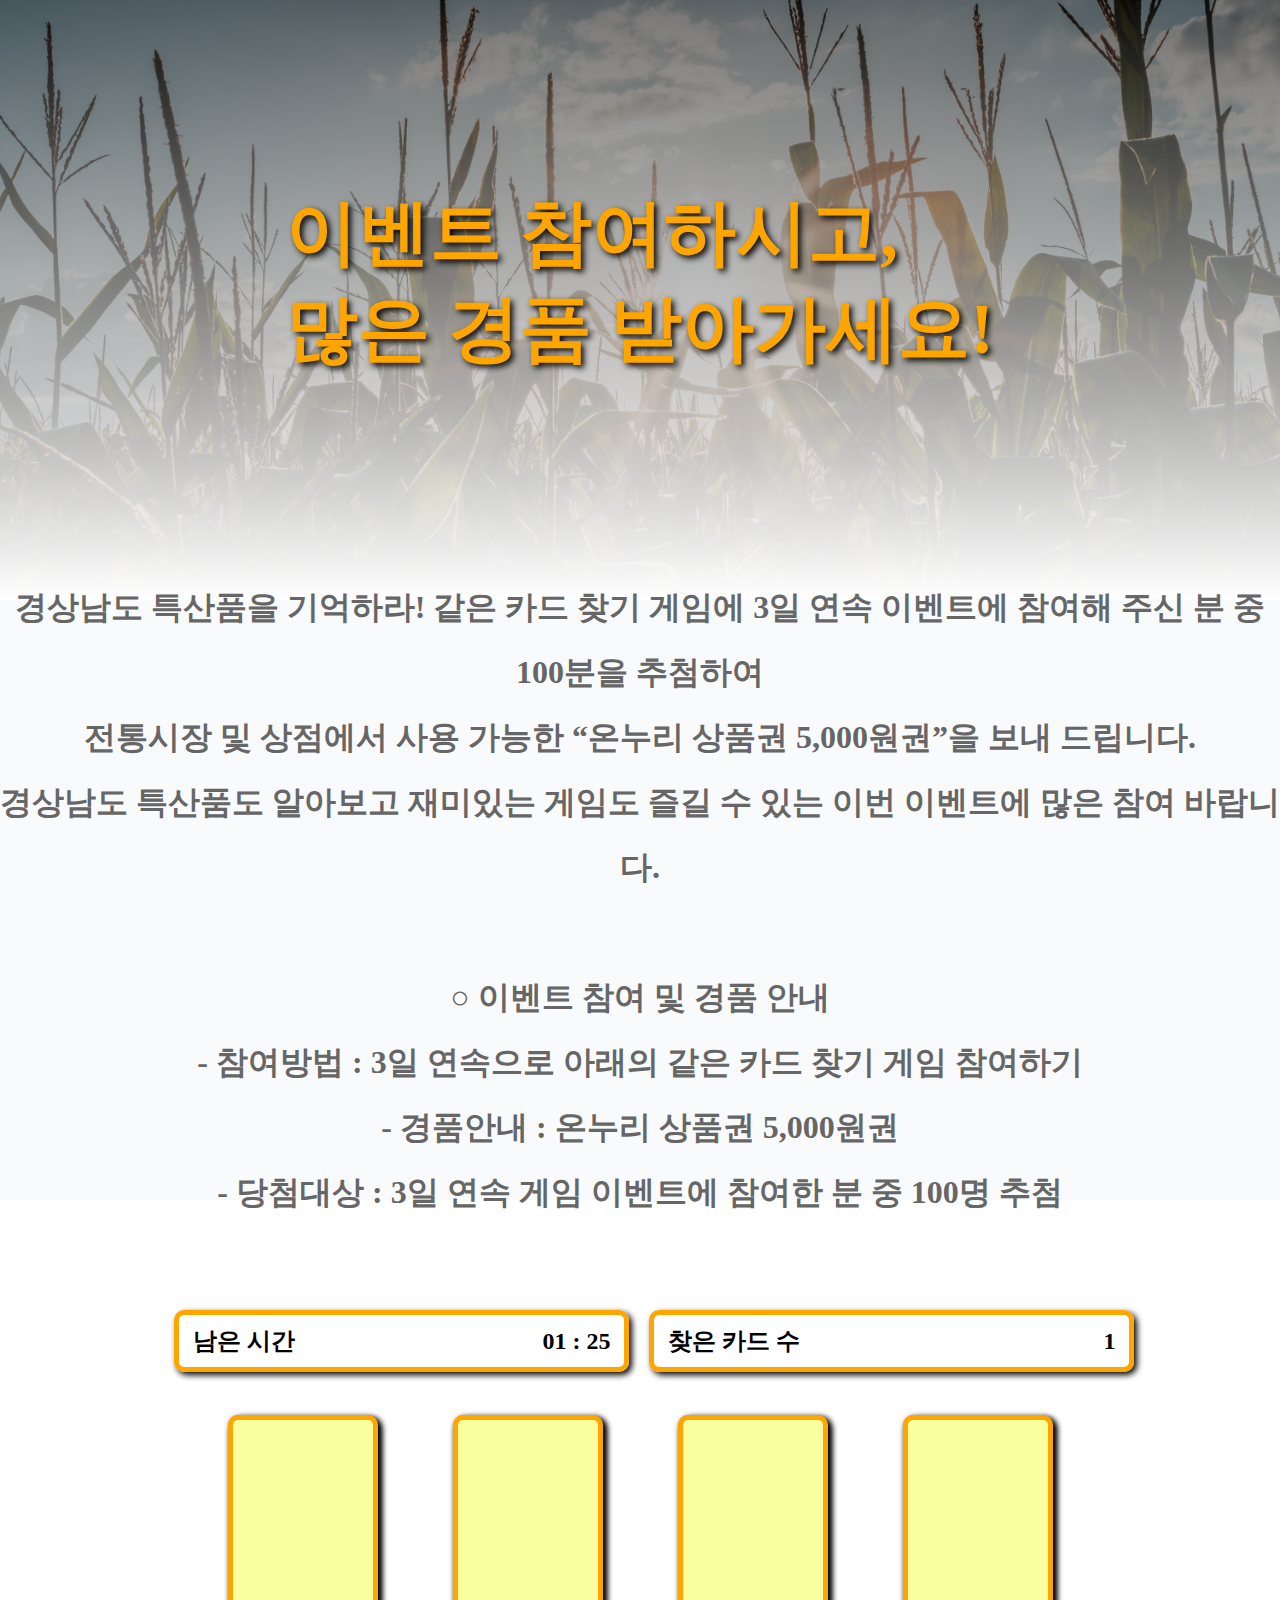
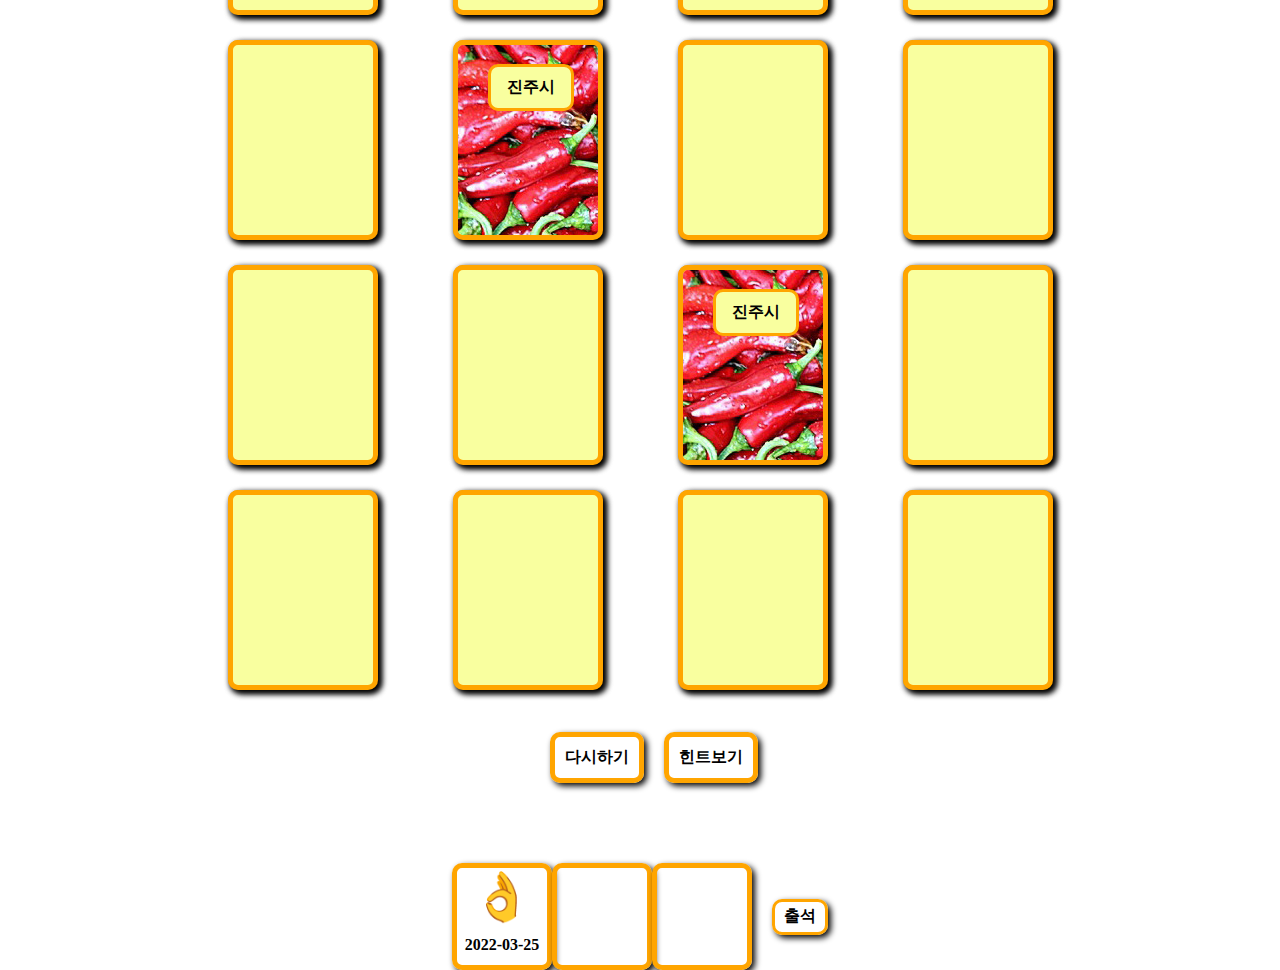
<file: A-module/event.html>
<!DOCTYPE html>
<html lang="en">
<head>
    <meta charset="UTF-8">
    <meta http-equiv="X-UA-Compatible" content="IE=edge">
    <meta name="viewport" content="width=device-width, initial-scale=1.0">
    <title>이벤트</title>
    <link rel="stylesheet" href="./css/event.css">
</head>
<body>
    <!-- 이벤트 안내 이미지 -->
    <section class="sec1">
        <span>이벤트 참여하시고,<br>많은 경품 받아가세요!</span>
    </section>

    <!-- 이벤트 안내 섹션 -->
    <section class="sec2">
        <span>경상남도 특산품을 기억하라!
            같은 카드 찾기 게임에 3일 연속 이벤트에 참여해 주신 분 중 100분을 추첨하여 <br>
            전통시장 및 상점에서 사용 가능한 “온누리 상품권 5,000원권”을 보내 드립니다. <br>
            경상남도 특산품도 알아보고 재미있는 게임도 즐길 수 있는 이번 이벤트에 많은 참여 바랍니다. <br><br>
            ○ 이벤트 참여 및 경품 안내<br>
            - 참여방법 : 3일 연속으로 아래의 같은 카드 찾기 게임 참여하기 <br>
            - 경품안내 : 온누리 상품권 5,000원권 <br>
            - 당첨대상 : 3일 연속 게임 이벤트에 참여한 분 중 100명 추첨</span>
    </section>

    <!-- 카드게임, 출석체크 섹션 -->
    <section class="sec3">
        <div class="gameBtn">
            <div class="top">
                <div class="time">
                    <label for="time">남은 시간</label>
                    <input readonly value="01 : 25" type="text" id="time">
                </div>
                <div class="card_count">
                    <label for="card_count">찾은 카드 수</label>
                    <input readonly value="1" type="text" id="card_count">
                </div>
            </div>
        </div>
        <div class="card">
            <ul class="span">
                <li>
                    <span></span>
                    <span></span>
                </li>
                <li>
                    <span></span>
                    <span></span>
                </li>
                <li>
                    <span></span>
                    <span></span>
                </li>
                <li>
                    <span></span>
                    <span></span>
                </li>
                <li>
                    <span></span>
                    <span></span>
                </li>
                <li>
                    <span></span>
                    <span>
                        <img src="./img/특산품/진주시_고추.jpg" alt="진주시_고추">
                        <span>진주시</span>
                    </span>
                </li>
                <li>
                    <span></span>
                    <span></span>
                </li>
                <li>
                    <span></span>
                    <span></span>
                </li>
                <li>
                    <span></span>
                    <span></span>
                </li>
                <li>
                    <span></span>
                    <span></span>
                </li>
                <li>
                    <span></span>
                    <span>
                        <img src="./img/특산품/진주시_고추.jpg" alt="진주시_고추">
                        <span>진주시</span>
                    </span>
                </li>
                <li>
                    <span></span>
                    <span></span>
                </li>
                <li>
                    <span></span>
                    <span></span>
                </li>
                <li>
                    <span></span>
                    <span></span>
                </li>
                <li>
                    <span></span>
                    <span></span>
                </li>
                <li>
                    <span></span>
                    <span></span>
                </li>
            </ul>
        </div>
        <div class="gameBtn">
            <div class="bottom">
                <button>다시하기</button>
                <button>힌트보기</button>
            </div>
        </div>
        <div class="daily">
            <ul>
                <li>
                    <span>👌</span>
                    <span>2022-03-25</span>
                </li>
                <li></li>
                <li></li>
            </ul>
            <button>출석</button>
        </div>
    </section>
</body>
</html>
</file>
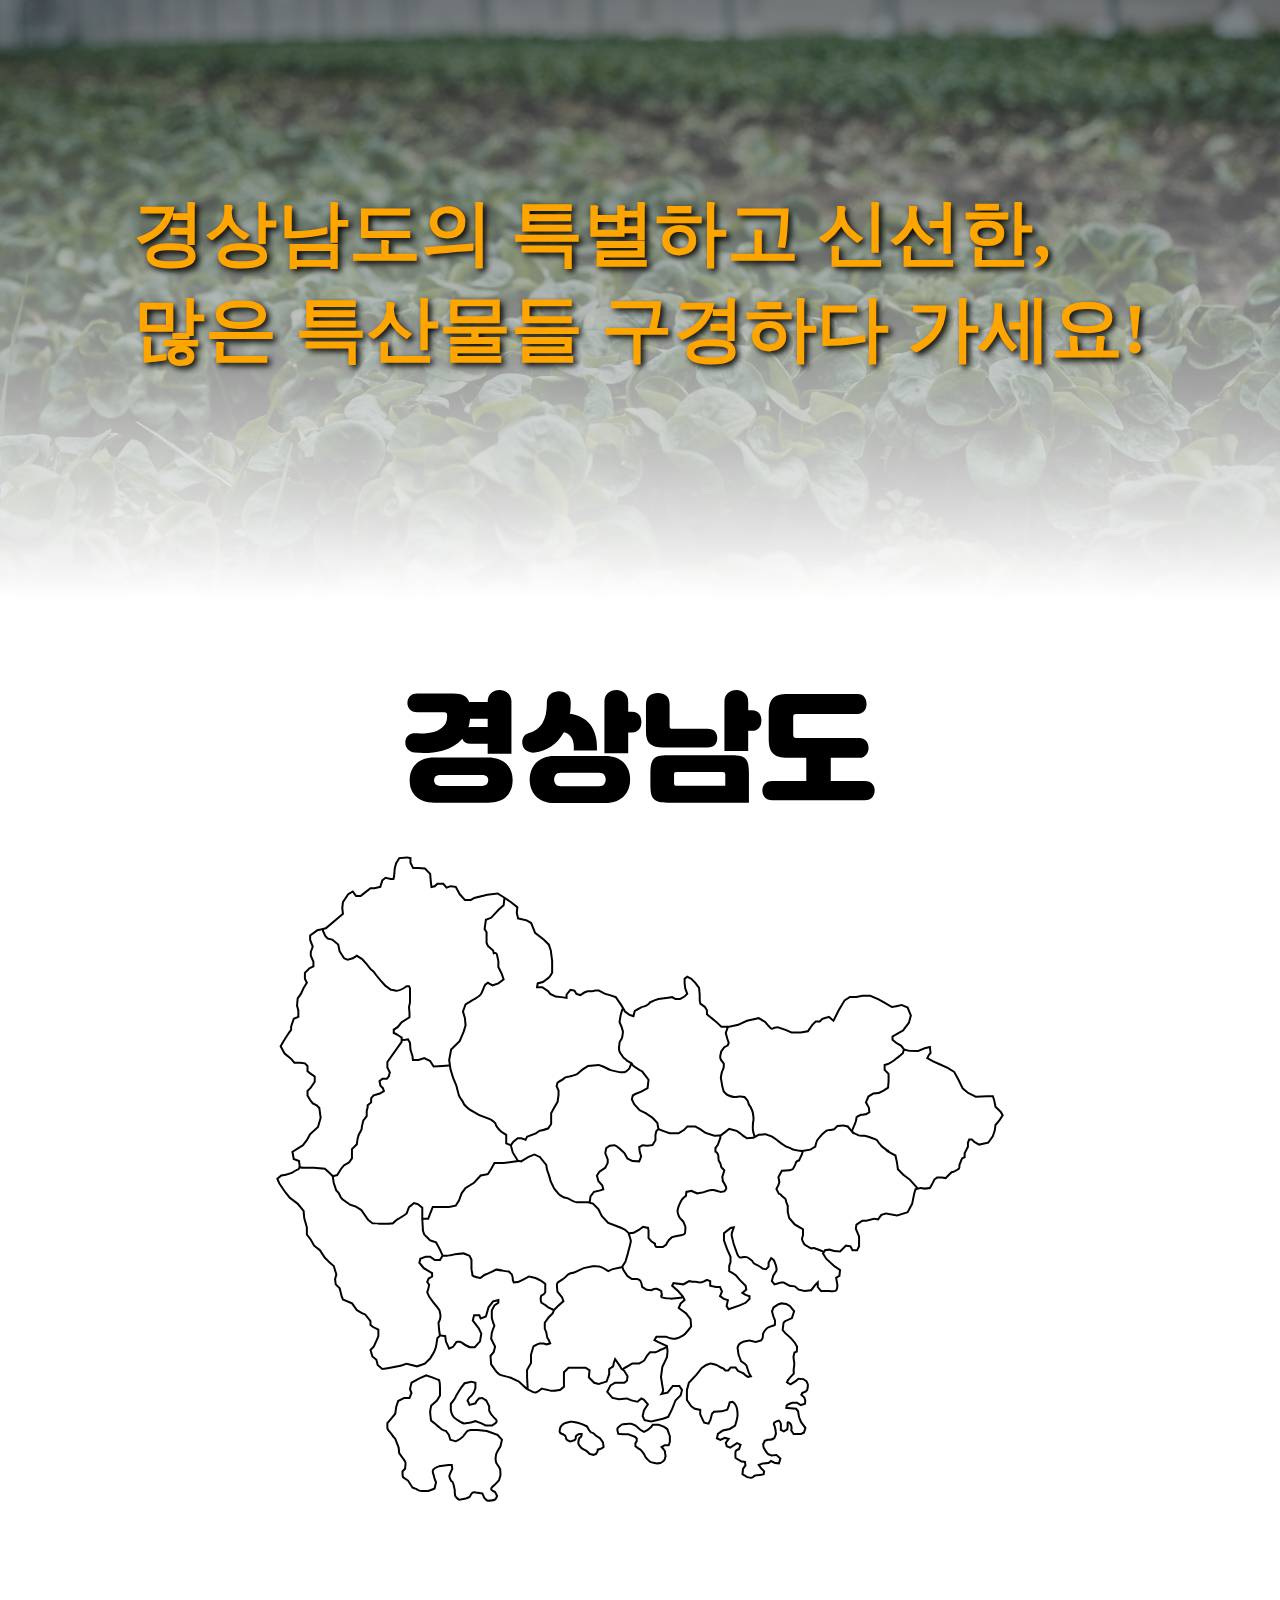
<file: A-module/Information.html>
<!DOCTYPE html>
<html lang="en">
<head>
    <meta charset="UTF-8">
    <meta http-equiv="X-UA-Compatible" content="IE=edge">
    <meta name="viewport" content="width=device-width, initial-scale=1.0">
    <title>특산품 안내</title>
    <link rel="stylesheet" href="./css/Information.css">
</head>
<body>
    <!-- 특산물 안내 이미지 -->
    <section class="sec1">
        <span>경상남도의 특별하고 신선한,<br>많은 특산물들 구경하다 가세요!</span>
    </section>

    <!-- SVG -->
    <section class="sec2">
        <img src="./img/경상남도A.svg" alt="svg">
    </section>
</body>
</html>
</file>
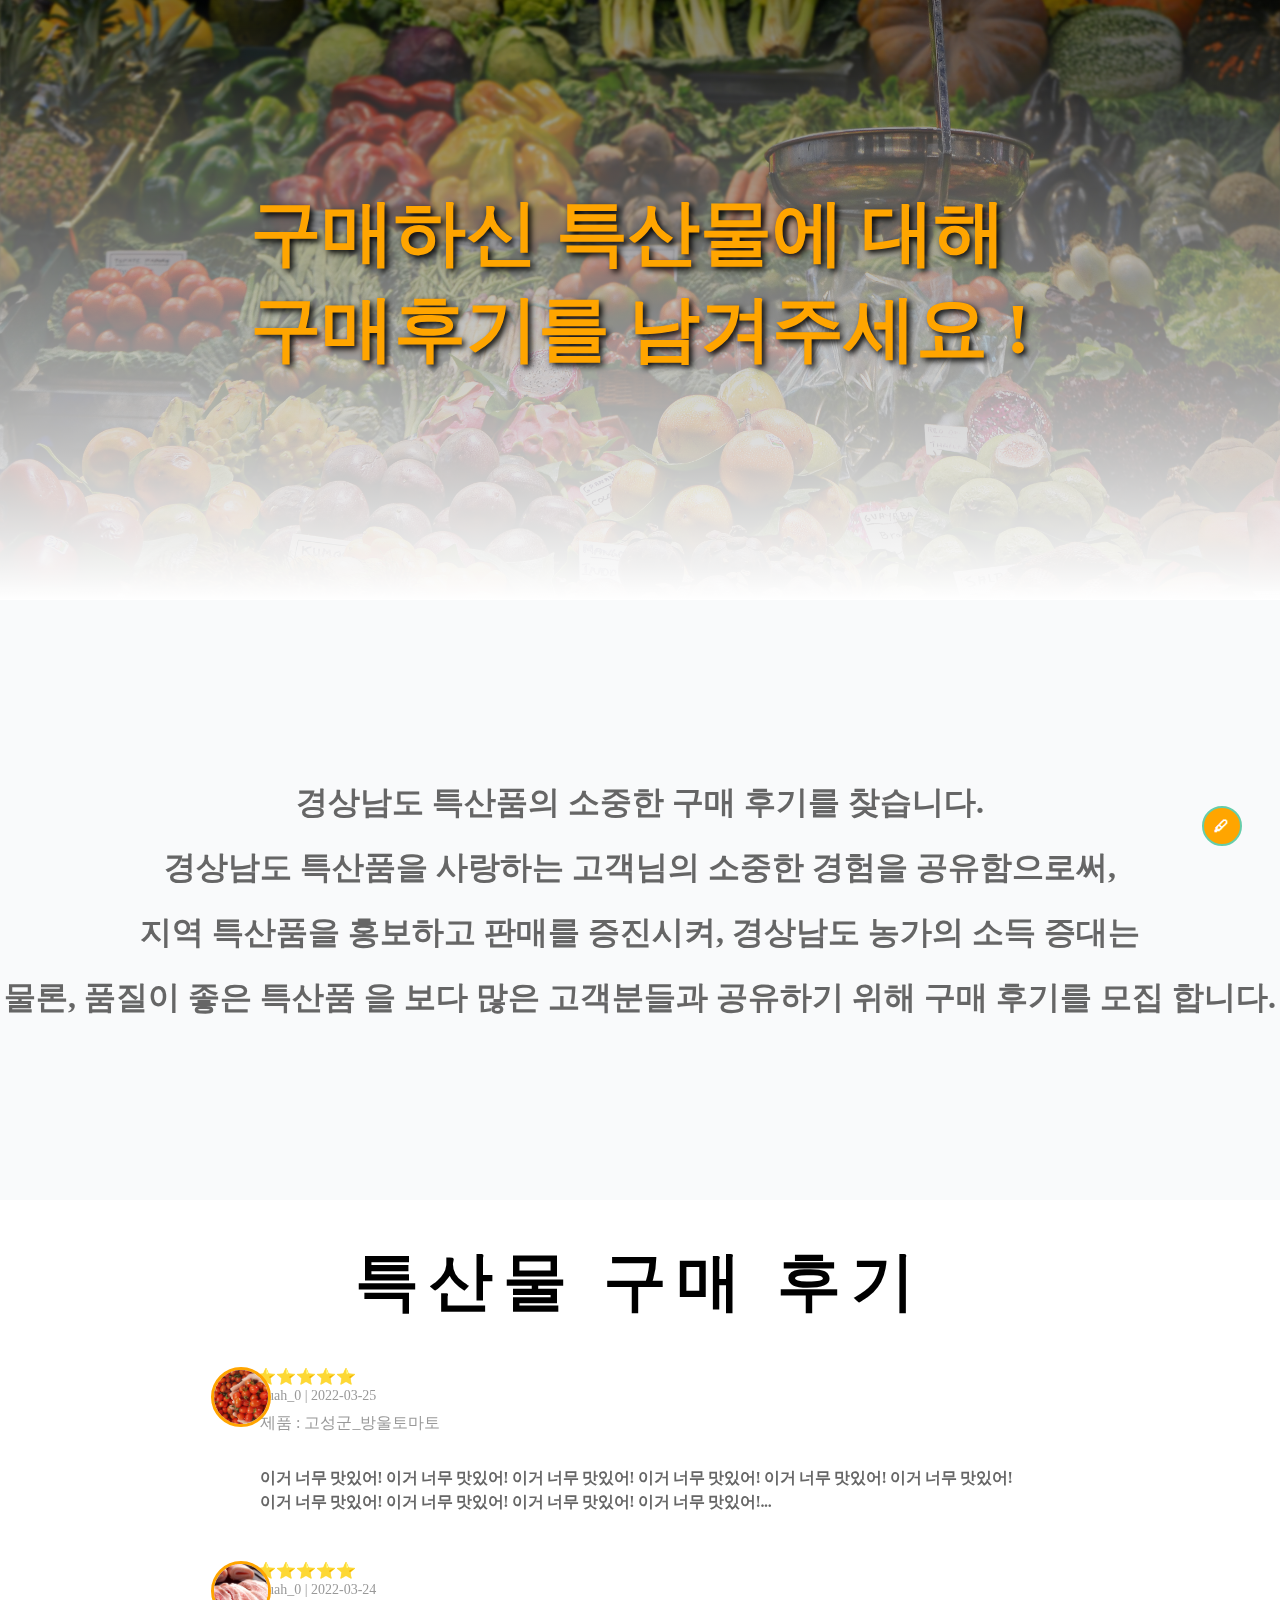
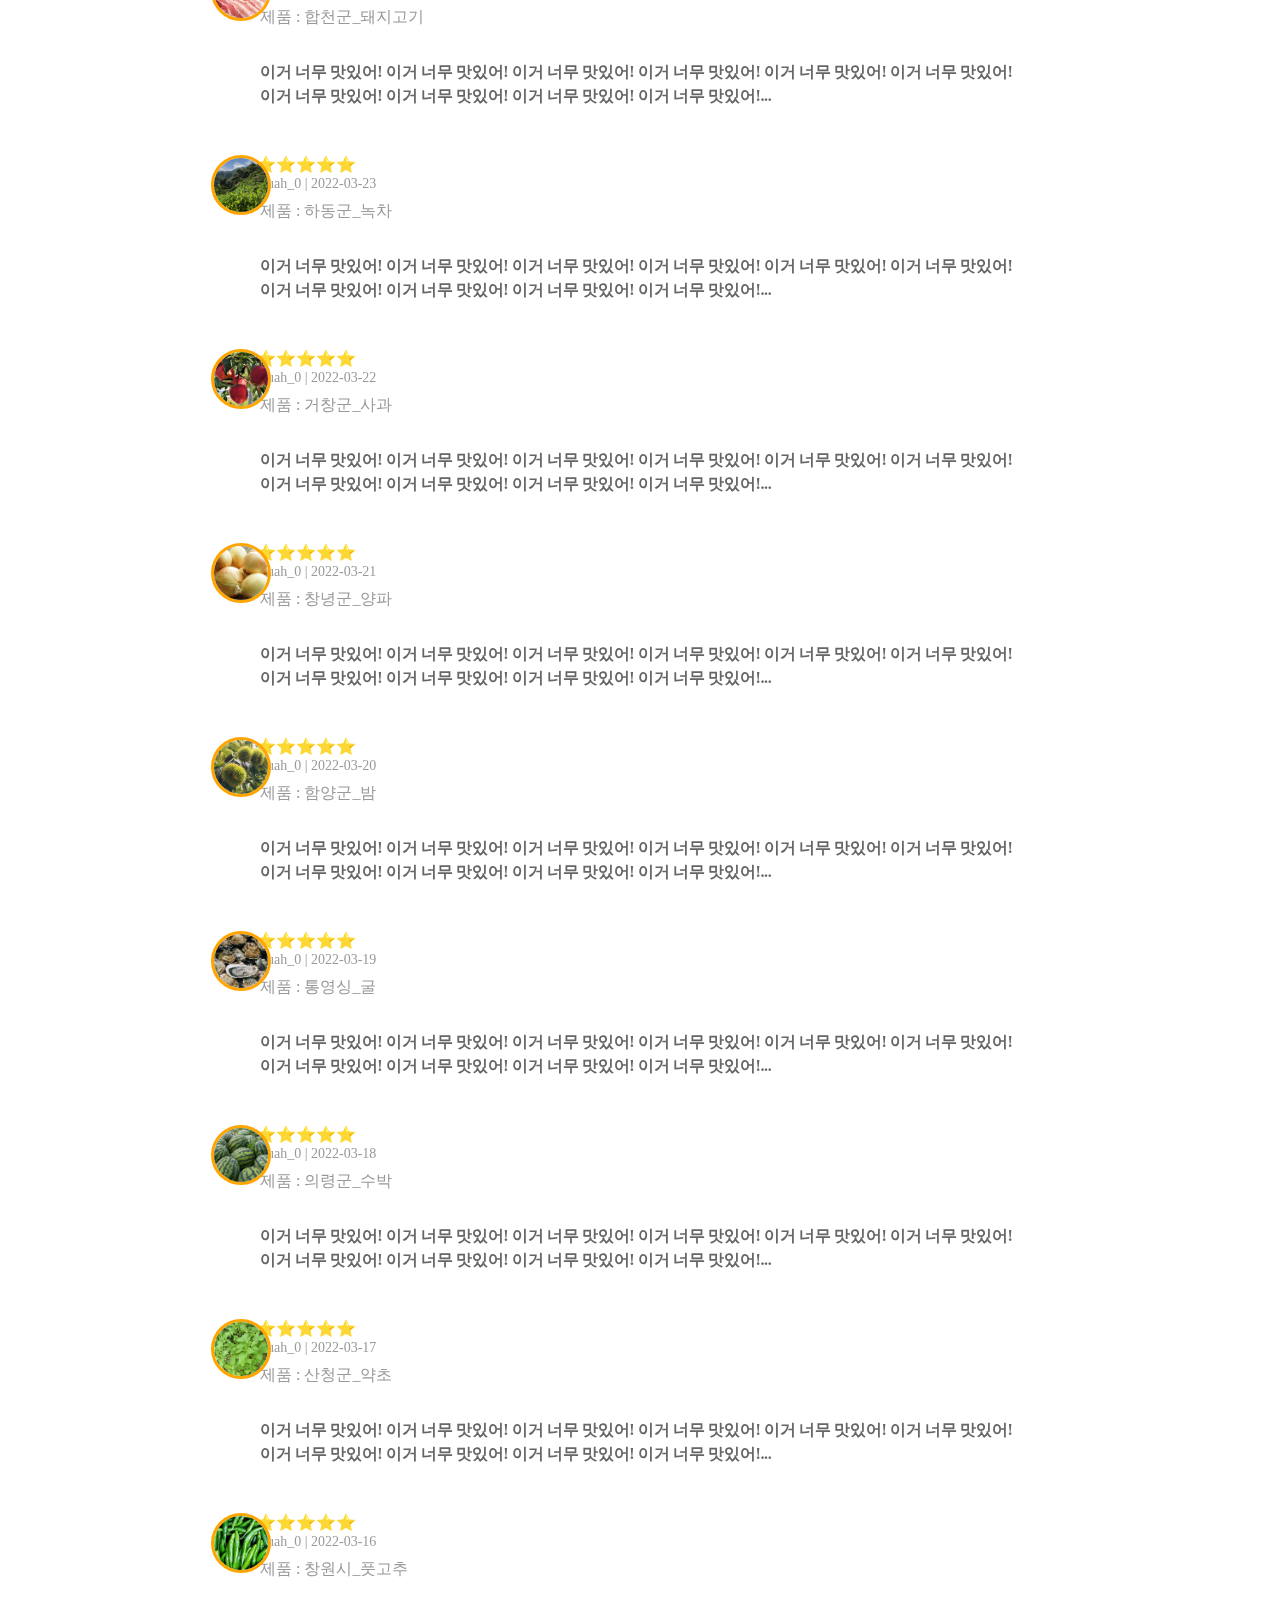
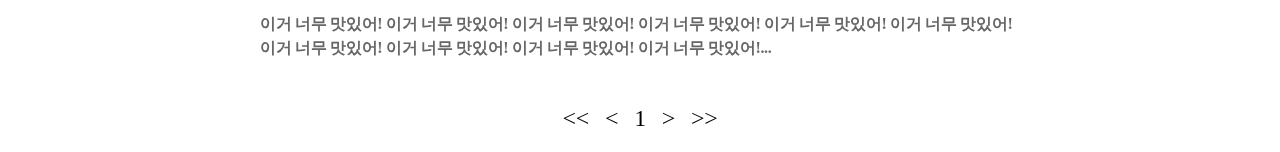
<file: A-module/review.html>
<!DOCTYPE html>
<html lang="en">
<head>
    <meta charset="UTF-8">
    <meta http-equiv="X-UA-Compatible" content="IE=edge">
    <meta name="viewport" content="width=device-width, initial-scale=1.0">
    <title>구매후기</title>
    <link rel="stylesheet" href="./css/review.css">
</head>
<body>
    <!-- 구매후기 작성 메뉴바 -->
    <div class="menuBar">
        <input type="checkbox" id="menuBtn">
        <label for="menuBtn">🖊</label>
    </div>

    <!-- 구매후기 안내 이미지 -->
    <section class="sec1">
        <span>구매하신 특산물에 대해 <br> 구매후기를 남겨주세요 !</span>
    </section>

    <!-- 구매후기 안내 섹션-->
    <section class="sec2">
        <span>경상남도 특산품의 소중한 구매 후기를 찾습니다. <br>
            경상남도 특산품을 사랑하는 고객님의 소중한 경험을 공유함으로써, <br>
            지역 특산품을 홍보하고 판매를 증진시켜, 경상남도 농가의 소득 증대는 <br>
            물론, 품질이 좋은 특산품 을 보다 많은 고객분들과 공유하기 위해 구매 후기를 모집 합니다.</span>
    </section>

    <!-- 구매후기 목록 섹션 -->
    <section class="sec3">
        <div class="header">
            <h1>특산물 구매 후기</h1>
        </div>
        <div class="sec3_center">
            <div class="sec3_content">
                <div class="sec3_cover">
                    <img src="./img/특산품/고성군_방울토마토.jpg" alt="고성군_방울토마토">
                    <div class="sec3_body">
                        <div class="star">
                            <ul class="stars">
                                <li>⭐️</li>
                                <li>⭐️</li>
                                <li>⭐️</li>
                                <li>⭐️</li>
                                <li>⭐️</li>
                            </ul>
                        </div>
                        <div class="buy_top">
                            <span class="contents">kuah_0 | 2022-03-25</span>
                            <div class="buy">제품 : 고성군_방울토마토</div>
                        </div>
                    </div>
                </div>
                <div class="review_body">이거 너무 맛있어! 이거 너무 맛있어! 이거 너무 맛있어! 이거 너무 맛있어! 이거 너무 맛있어! 이거 너무 맛있어! 이거 너무 맛있어! 이거 너무 맛있어! 이거 너무 맛있어! 이거 너무 맛있어!...</div>
            </div>
        </div>
        <div class="sec3_center">
            <div class="sec3_content">
                <div class="sec3_cover">
                    <img src="./img/특산품/합천군_돼지고기.jpg" alt="합천군_돼지고기">
                    <div class="sec3_body">
                        <div class="star">
                            <ul class="stars">
                                <li>⭐️</li>
                                <li>⭐️</li>
                                <li>⭐️</li>
                                <li>⭐️</li>
                                <li>⭐️</li>
                            </ul>
                        </div>
                        <div class="buy_top">
                            <span class="contents">kuah_0 | 2022-03-24</span>
                            <div class="buy">제품 : 합천군_돼지고기</div>
                        </div>
                    </div>
                </div>
                <div class="review_body">이거 너무 맛있어! 이거 너무 맛있어! 이거 너무 맛있어! 이거 너무 맛있어! 이거 너무 맛있어! 이거 너무 맛있어! 이거 너무 맛있어! 이거 너무 맛있어! 이거 너무 맛있어! 이거 너무 맛있어!...</div>
            </div>
        </div>
        <div class="sec3_center">
            <div class="sec3_content">
                <div class="sec3_cover">
                    <img src="./img/특산품/하동군_녹차.jpg" alt="하동군_녹차">
                    <div class="sec3_body">
                        <div class="star">
                            <ul class="stars">
                                <li>⭐️</li>
                                <li>⭐️</li>
                                <li>⭐️</li>
                                <li>⭐️</li>
                                <li>⭐️</li>
                            </ul>
                        </div>
                        <div class="buy_top">
                            <span class="contents">kuah_0 | 2022-03-23</span>
                            <div class="buy">제품 : 하동군_녹차</div>
                        </div>
                    </div>
                </div>
                <div class="review_body">이거 너무 맛있어! 이거 너무 맛있어! 이거 너무 맛있어! 이거 너무 맛있어! 이거 너무 맛있어! 이거 너무 맛있어! 이거 너무 맛있어! 이거 너무 맛있어! 이거 너무 맛있어! 이거 너무 맛있어!...</div>
            </div>
        </div>
        <div class="sec3_center">
            <div class="sec3_content">
                <div class="sec3_cover">
                    <img src="./img/특산품/거창군_사과.jpg" alt="거창군_사과">
                    <div class="sec3_body">
                        <div class="star">
                            <ul class="stars">
                                <li>⭐️</li>
                                <li>⭐️</li>
                                <li>⭐️</li>
                                <li>⭐️</li>
                                <li>⭐️</li>
                            </ul>
                        </div>
                        <div class="buy_top">
                            <span class="contents">kuah_0 | 2022-03-22</span>
                            <div class="buy">제품 : 거창군_사과</div>
                        </div>
                    </div>
                </div>
                <div class="review_body">이거 너무 맛있어! 이거 너무 맛있어! 이거 너무 맛있어! 이거 너무 맛있어! 이거 너무 맛있어! 이거 너무 맛있어! 이거 너무 맛있어! 이거 너무 맛있어! 이거 너무 맛있어! 이거 너무 맛있어!...</div>
            </div>
        </div>
        <div class="sec3_center">
            <div class="sec3_content">
                <div class="sec3_cover">
                    <img src="./img/특산품/창녕군_양파.jpg" alt="창녕군_양파">
                    <div class="sec3_body">
                        <div class="star">
                            <ul class="stars">
                                <li>⭐️</li>
                                <li>⭐️</li>
                                <li>⭐️</li>
                                <li>⭐️</li>
                                <li>⭐️</li>
                            </ul>
                        </div>
                        <div class="buy_top">
                            <span class="contents">kuah_0 | 2022-03-21</span>
                            <div class="buy">제품 : 창녕군_양파</div>
                        </div>
                    </div>
                </div>
                <div class="review_body">이거 너무 맛있어! 이거 너무 맛있어! 이거 너무 맛있어! 이거 너무 맛있어! 이거 너무 맛있어! 이거 너무 맛있어! 이거 너무 맛있어! 이거 너무 맛있어! 이거 너무 맛있어! 이거 너무 맛있어!...</div>
            </div>
        </div>
        <div class="sec3_center">
            <div class="sec3_content">
                <div class="sec3_cover">
                    <img src="./img/특산품/함양군_밤.jpg" alt="함양군_밤">
                    <div class="sec3_body">
                        <div class="star">
                            <ul class="stars">
                                <li>⭐️</li>
                                <li>⭐️</li>
                                <li>⭐️</li>
                                <li>⭐️</li>
                                <li>⭐️</li>
                            </ul>
                        </div>
                        <div class="buy_top">
                            <span class="contents">kuah_0 | 2022-03-20</span>
                            <div class="buy">제품 : 함양군_밤</div>
                        </div>
                    </div>
                </div>
                <div class="review_body">이거 너무 맛있어! 이거 너무 맛있어! 이거 너무 맛있어! 이거 너무 맛있어! 이거 너무 맛있어! 이거 너무 맛있어! 이거 너무 맛있어! 이거 너무 맛있어! 이거 너무 맛있어! 이거 너무 맛있어!...</div>
            </div>
        </div>
        <div class="sec3_center">
            <div class="sec3_content">
                <div class="sec3_cover">
                    <img src="./img/특산품/통영시_굴.jpg" alt="통영시_굴">
                    <div class="sec3_body">
                        <div class="star">
                            <ul class="stars">
                                <li>⭐️</li>
                                <li>⭐️</li>
                                <li>⭐️</li>
                                <li>⭐️</li>
                                <li>⭐️</li>
                            </ul>
                        </div>
                        <div class="buy_top">
                            <span class="contents">kuah_0 | 2022-03-19</span>
                            <div class="buy">제품 : 통영싱_굴</div>
                        </div>
                    </div>
                </div>
                <div class="review_body">이거 너무 맛있어! 이거 너무 맛있어! 이거 너무 맛있어! 이거 너무 맛있어! 이거 너무 맛있어! 이거 너무 맛있어! 이거 너무 맛있어! 이거 너무 맛있어! 이거 너무 맛있어! 이거 너무 맛있어!...</div>
            </div>
        </div>
        <div class="sec3_center">
            <div class="sec3_content">
                <div class="sec3_cover">
                    <img src="./img/특산품/의령군_수박.jpg" alt="의령군_수박">
                    <div class="sec3_body">
                        <div class="star">
                            <ul class="stars">
                                <li>⭐️</li>
                                <li>⭐️</li>
                                <li>⭐️</li>
                                <li>⭐️</li>
                                <li>⭐️</li>
                            </ul>
                        </div>
                        <div class="buy_top">
                            <span class="contents">kuah_0 | 2022-03-18</span>
                            <div class="buy">제품 : 의령군_수박</div>
                        </div>
                    </div>
                </div>
                <div class="review_body">이거 너무 맛있어! 이거 너무 맛있어! 이거 너무 맛있어! 이거 너무 맛있어! 이거 너무 맛있어! 이거 너무 맛있어! 이거 너무 맛있어! 이거 너무 맛있어! 이거 너무 맛있어! 이거 너무 맛있어!...</div>
            </div>
        </div>
        <div class="sec3_center">
            <div class="sec3_content">
                <div class="sec3_cover">
                    <img src="./img/특산품/산청군_약초.jpg" alt="산청군_약초">
                    <div class="sec3_body">
                        <div class="star">
                            <ul class="stars">
                                <li>⭐️</li>
                                <li>⭐️</li>
                                <li>⭐️</li>
                                <li>⭐️</li>
                                <li>⭐️</li>
                            </ul>
                        </div>
                        <div class="buy_top">
                            <span class="contents">kuah_0 | 2022-03-17</span>
                            <div class="buy">제품 : 산청군_약초</div>
                        </div>
                    </div>
                </div>
                <div class="review_body">이거 너무 맛있어! 이거 너무 맛있어! 이거 너무 맛있어! 이거 너무 맛있어! 이거 너무 맛있어! 이거 너무 맛있어! 이거 너무 맛있어! 이거 너무 맛있어! 이거 너무 맛있어! 이거 너무 맛있어!...</div>
            </div>
        </div>
        <div class="sec3_center">
            <div class="sec3_content">
                <div class="sec3_cover">
                    <img src="./img/특산품/창원시_풋고추.jpg" alt="창원시_풋고추">
                    <div class="sec3_body">
                        <div class="star">
                            <ul class="stars">
                                <li>⭐️</li>
                                <li>⭐️</li>
                                <li>⭐️</li>
                                <li>⭐️</li>
                                <li>⭐️</li>
                            </ul>
                        </div>
                        <div class="buy_top">
                            <span class="contents">kuah_0 | 2022-03-16</span>
                            <div class="buy">제품 : 창원시_풋고추</div>
                        </div>
                    </div>
                </div>
                <div class="review_body">이거 너무 맛있어! 이거 너무 맛있어! 이거 너무 맛있어! 이거 너무 맛있어! 이거 너무 맛있어! 이거 너무 맛있어! 이거 너무 맛있어! 이거 너무 맛있어! 이거 너무 맛있어! 이거 너무 맛있어!...</div>
            </div>
        </div>
        <ul class="one">
            <li><<</li>
            <li><</li>
            <li class="page">1</li>
            <li>></li>
            <li>>></li>
        </ul>
    </section>
</body>
</html>
</file>
<file: A-module/css/event.css>
:root {
    --color-org: orange;
    --color-afb: #f9fafb;
    --color-f9f: #f9ff9f;
}

* {
    margin: 0px;
    padding: 0px;
    text-decoration: none;
    list-style: none;
    box-sizing: border-box;
}


/* 이벤트 안내 이미지 */
.sec1 {
    position: relative;
    display: flex;
    justify-content: center;
    align-items: center;
    width: 100%;
    height: 600px;
    background: url(../img/사진/photo\ \(1\).jpg) no-repeat center;
    background-size: 100%;
    animation: image 2s ease-in-out;
}

.sec1::after {
    content: '';
    position: relative;
    left: 0;
    bottom: 0;
    width: 100%;
    height: 600px;
    background: linear-gradient(to bottom, transparent, white);
}
.sec1::before {
    content: '';
    position: absolute;
    left: 0;
    top: 0;
    width: 100%;
    height: 100%;
    background-color: rgba(0, 0, 0, .5);
}

.sec1 span {
    position: absolute;
    display: block;
    color: var(--color-org);
    font-size: 4.5rem;
    font-weight: bold;
    z-index: 1;
    padding-bottom: 3%;
    text-shadow: 3px 3px 6px black;
}


/* 이벤트 안내 섹션 */
.sec2 {
    display: flex;
    justify-content: center;
    align-items: center;
    width: 100%;
    height: 600px;
    background-color: var(--color-afb);
}

.sec2 span {
    position: relative;
    color: #666;
    font-size: 2rem;
    text-align: center;
    line-height: 65px;
    font-weight: bold;
}


/* 카드게임, 출석체크 섹션 */
.sec3 {
    position: relative;
    width: 100%;
    margin: 100px 0px;
}

.card {
    display: flex;
    justify-content: center;
    align-items: center;
    margin: 0 auto;
}

.span {
    display: grid;
    grid-template-columns: repeat(4, 1fr);
    grid-template-rows: repeat(4, 1fr);
    place-items: center;
    width: 900px;
    height: 900px;
}

.span li {
    position: relative;
    width: 150px;
    height: 200px;
    display: block;
}

.span li span {
    position: absolute;
    display: block;
    width: 100%;
    height: 100%;
    overflow: hidden;
    border-radius: 10px;
    border: 5px solid var(--color-org);
    box-shadow: 3px 3px 6px black;
}

.span li span:nth-of-type(2) {
    background-color: var(--color-f9f);
}

.span li span:nth-of-type(2) span {
    all: unset;
    position: absolute;
    top: 10%;
    left: 22%;
    color: black;
    font-size: 1rem;
    font-weight: bold;
    background-color: var(--color-f9f);
    padding: 10px 16px;
    border: 3px solid var(--color-org);
    border-radius: 10px;
    z-index: 999;
}

.gameBtn {
    position: relative;
    width: 100%;
    display: flex;
    justify-content: space-between;
    align-items: center;
    flex-direction: column;
    margin: 0px 40px 20px;
}

.top {
    position: relative;
    display: flex;
    justify-content: center;
    align-items: center;
    right: 2%;
    width: 100%;
}

.top div {
    position: relative;
    margin: 10px;
    padding: 10px 14px;
    border: 5px solid var(--color-org);
    border-radius: 10px;
    box-shadow: 3px 3px 6px black;
}

.top div label {
    font-size: 1.5rem;
    font-weight: bold;
}
.top div input {
    all: unset;
    display: inline;
    text-align: right;
    font-size: 1.5rem;
    font-weight: bold;
}

.bottom {
    position: relative;
    display: flex;
    justify-content: center;
    align-items: center;
    width: 100%;
    right: 2%;
    margin: 20px;
}

.bottom button {
    all: unset;
    margin: 10px;
    padding: 10px;
    font-size: 1rem;
    font-weight: bold;
    border: 5px solid var(--color-org);
    border-radius: 10px;
    box-shadow: 3px 3px 6px black;
    animation: btns 2s infinite ease-in-out;
}

.daily {
    position: absolute;
    display: flex;
    justify-content: center;
    align-items: center;
    width: 100%;
    margin-top: 30px;
}

.daily ul {
    display: grid;
    grid-template-columns: repeat(3, 100px);
}

.daily ul li {
    position: relative;
    display: flex;
    justify-content: center;
    align-items: center;
    width: 100%;
    height: 100%;
    font-size: 1rem;
    border: 5px solid var(--color-org);
    border-radius: 10px;
    box-shadow: 3px 3px 6px black;
}

.daily ul li span:nth-of-type(1) {
    font-size: 3rem;
    margin-bottom: 40px;
}
.daily ul li span:nth-of-type(2) {
    position: absolute;
    top: 70%;
    font-weight: bold;
}

.daily button {
    all: unset;
    display: flex;
    justify-content: center;
    align-items: center;
    width: 50px;
    height: 30px;
    font-size: 1rem;
    font-weight: bold;
    border: 3px solid var(--color-org);
    border-radius: 10px;
    box-shadow: 3px 3px 6px black;
    margin-left: 20px;
}


/* 버튼 애니메이션 */
@keyframes btns {
    0%{
        transform: translateY(0px);
    }
    50%{
        transform: translateY(10px);
    }
    100%{
        transform: translateY(0px);
    }
}
/* 이미지 블러처리 */
@keyframes image {
    0% {
        filter: blur(10px);
    }
    100% {
        filter: blur(0px);
    }
}
</file>
<file: A-module/css/Information.css>
:root {
    --color-org: orange;
    --color-afb: #f9fafb;
    --color-f9f: #f9ff9f;
}

* {
    margin: 0px;
    padding: 0px;
    list-style: none;
    text-decoration: none;
    box-sizing: border-box;
}

/* 특산물 안내 이미지 */
.sec1 {
    position: relative;
    display: flex;
    justify-content: center;
    align-items: center;
    width: 100%;
    height: 600px;
    background: url(../img/사진/photo\ \(16\).jpg) no-repeat center;
    background-size: 100%;
    animation: image 2s ease-in-out;
}
.sec1 span {
    position: absolute;
    display: block;
    color: var(--color-org);
    font-size: 4.5rem;
    font-weight: bold;
    z-index: 1;
    padding-bottom: 3%;
    text-shadow: 3px 3px 6px black;
}
.sec1::after {
    content: '';
    position: relative;
    left: 0;
    bottom: 0;
    width: 100%;
    height: 600px;
    background: linear-gradient(to bottom, transparent, white);
}
.sec1::before {
    content: '';
    position: absolute;
    left: 0;
    top: 0;
    width: 100%;
    height: 100%;
    background-color: rgba(0, 0, 0, .5);
}

/* SVG */
.sec2 {
    display: flex;
    justify-content: center;
    align-items: center;
}
img {
    width: 1200px;
    height: 1000px;
}

/* 이미지 블러처리 */
@keyframes image {
    0% {
        filter: blur(10px);
    }
    100% {
        filter: blur(0px);
    }
}
</file>
<file: A-module/css/review.css>
:root {
    --color-org: orange;
    --color-666: #666;
    --color-f9f: #f9fafb;
}

* {
    margin: 0px;
    padding: 0px;
    list-style: none;
    text-decoration: none;
    box-sizing: border-box;
}


/* 구매후기 작성 메뉴바 */
.menuBar {
    position: fixed;
    display: flex;
    justify-content: center;
    align-items: center;
    right: 3%;
    bottom: 6%;
    color: white;
    width: 40px;
    height: 40px;
    border-radius: 50%;
    background-color: var(--color-org);
    border: 2px solid mediumaquamarine;
    cursor: pointer;
}
.menuBar input {
    display: none;
}
.menuBar label {
    font-size: 15px;
    font-weight: bold;
}


/* 구매후기 안내 이미지 */
.sec1 {
    position: relative;
    display: flex;
    justify-content: center;
    align-items: center;
    width: 100%;
    height: 600px;
    background: url(../img/사진/photo\ \(23\).jpg) no-repeat center;
    background-size: 100%;
    animation: image 2s ease-in-out;
}

.sec1::after {
    content: '';
    position: relative;
    left: 0;
    bottom: 0;
    width: 100%;
    height: 600px;
    background: linear-gradient(to bottom, transparent, white);
}
.sec1::before {
    content: '';
    position: absolute;
    left: 0;
    top: 0;
    width: 100%;
    height: 100%;
    background-color: rgba(0, 0, 0, .5);
}

.sec1 span {
    position: absolute;
    display: block;
    color: var(--color-org);
    font-size: 4.5rem;
    font-weight: bold;
    z-index: 1;
    padding-bottom: 3%;
    text-shadow: 3px 3px 6px black;
}


/* 구매후기 안내 섹션 */
.sec2 {
    display: flex;
    justify-content: center;
    align-items: center;
    width: 100%;
    height: 600px;
    background-color: var(--color-f9f);
}

.sec2 span {
    position: relative;
    color: var(--color-666);
    font-size: 2rem;
    text-align: center;
    line-height: 65px;
    font-weight: bold;
}



/* 구매후기 목록 섹션 */
.sec3 {
    position: relative;
    width: 100%;
    height: 100%;
    display: flex;
    justify-content: center;
    align-items: center;
    flex-direction: column;
}

.sec3 .header {
    margin-top: 3%;
    margin-bottom: 10px;
    font-size: 2rem;
    font-weight: bold;
    letter-spacing: 10px;
}

.sec3 .sec3_center {
    width: 75%;
    margin: 0 auto;
}

.sec3 .sec3_content {
    width: 80%;
    margin: 0 auto;
}

.sec3 .sec3_cover {
    padding: 32px 0px;
}

.sec3_cover img {
    position: absolute;
    left: 16.5%;
    width: 60px;
    height: 60px;
    border-radius: 30px;
    border: 3px solid var(--color-org);
}

.star .stars {
    display: flex;
    justify-content: flex-start;
    align-items: center;   
}

.star .stars li {
    display: flex;
    justify-content: center;
    align-items: center;
}

.buy_top ul {
    display: flex;
    justify-content: flex-start;
    align-items: center;
}

.buy_top .contents {
    margin-left: 4px;
    color: #999;
    font-size: 14px;
    font-weight: normal;
}

.buy_top .buy {
    margin-left: 4px;
    margin-top: 8px;
    color: #999;
    line-height: 22px;
}

.review_body {
    margin-left: 4px;
    margin-bottom: 15px;
    line-height: 1.5;
    letter-spacing: -.3px;
    color: var(--color-666);
    font-weight: bold;
}

.sec3 .one {
    display: flex;
    justify-content: center;
    align-items: center;
    margin: 30px 0px 20px 0px; 
}

.sec3 .one li {
    font-size: 1.5rem;
    margin: 0px 8px;
    letter-spacing: -.3px;
    cursor: pointer;
}

/* 이미지 블러처리 */
@keyframes image {
    0% {
        filter: blur(10px);
    }
    100% {
        filter: blur(0px);
    }
}
</file>
